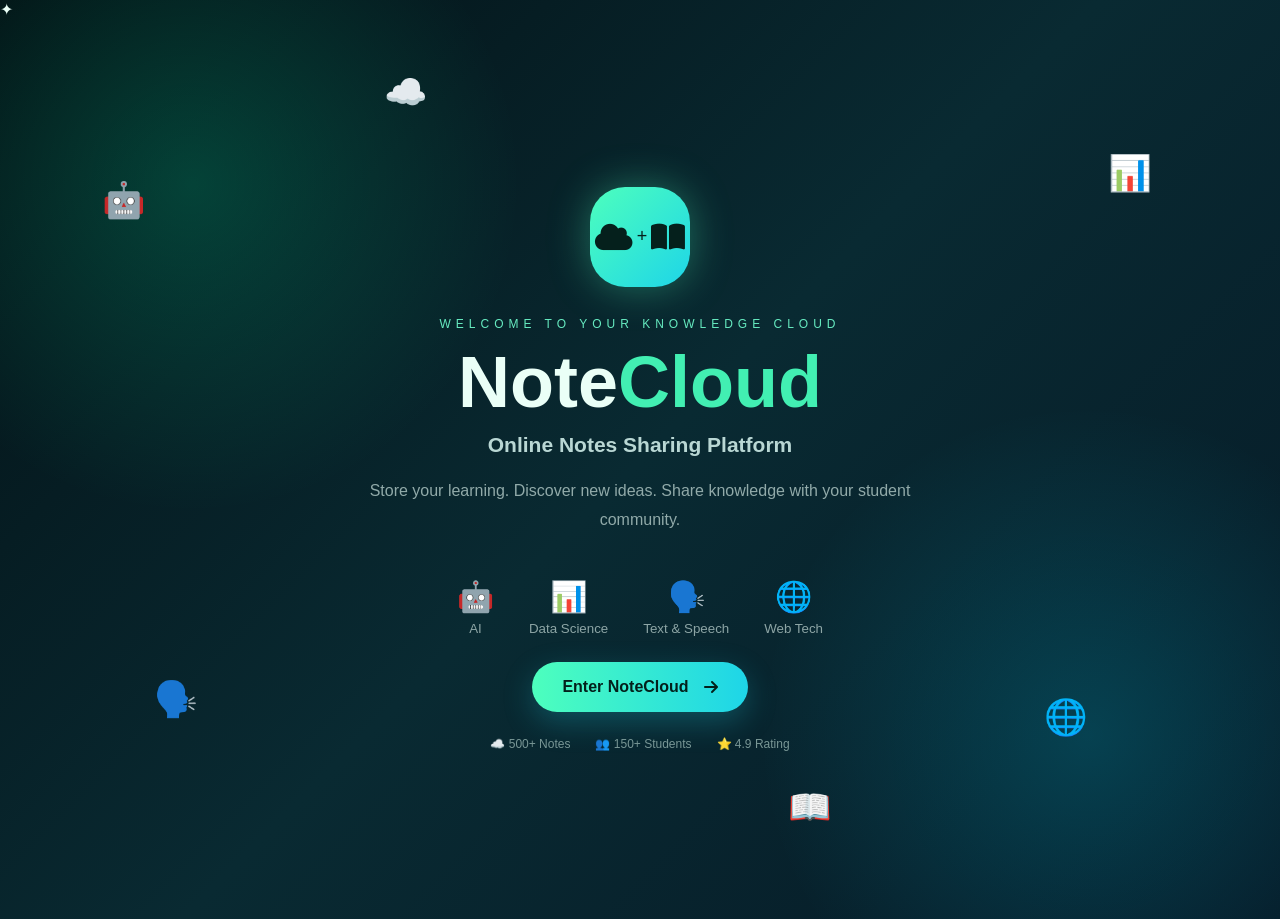
<file: index.html>
<!DOCTYPE html>
<html lang="en">
<head>
    <meta charset="UTF-8">
    <meta name="viewport" content="width=device-width, initial-scale=1.0">

    <title>NoteCloud - Online Notes Sharing</title>

    <link rel="stylesheet" href="style.css">

    <link rel="stylesheet"
    href="https://cdnjs.cloudflare.com/ajax/libs/font-awesome/6.5.2/css/all.min.css">
</head>

<body class="front-page">

    <div class="stars">✦</div>
    <div class="float-symbol s1">🤖</div>
    <div class="float-symbol s2">📊</div>
    <div class="float-symbol s3">🗣️</div>
    <div class="float-symbol s4">🌐</div>
    <div class="float-symbol s5">☁️</div>
    <div class="float-symbol s6">📖</div>

    <main class="front-container">

        <div class="cloud-logo">
            <i class="fa-solid fa-cloud"></i>
            <span>+</span>
            <i class="fa-solid fa-book-open"></i>
        </div>

        <p class="front-label">WELCOME TO YOUR KNOWLEDGE CLOUD</p>

        <h1>
            Note<span>Cloud</span>
        </h1>

        <h2>Online Notes Sharing Platform</h2>

        <p class="front-description">
            Store your learning. Discover new ideas.
            Share knowledge with your student community.
        </p>

        <div class="subject-preview">

            <div>
                <span>🤖</span>
                <small>AI</small>
            </div>

            <div>
                <span>📊</span>
                <small>Data Science</small>
            </div>

            <div>
                <span>🗣️</span>
                <small>Text & Speech</small>
            </div>

            <div>
                <span>🌐</span>
                <small>Web Tech</small>
            </div>

        </div>

        <a href="notes.html" class="cloud-button">
            Enter NoteCloud
            <i class="fa-solid fa-arrow-right"></i>
        </a>

        <div class="front-stats">
            <span>☁️ 500+ Notes</span>
            <span>👥 150+ Students</span>
            <span>⭐ 4.9 Rating</span>
        </div>

    </main>

</body>
</html>
</file>
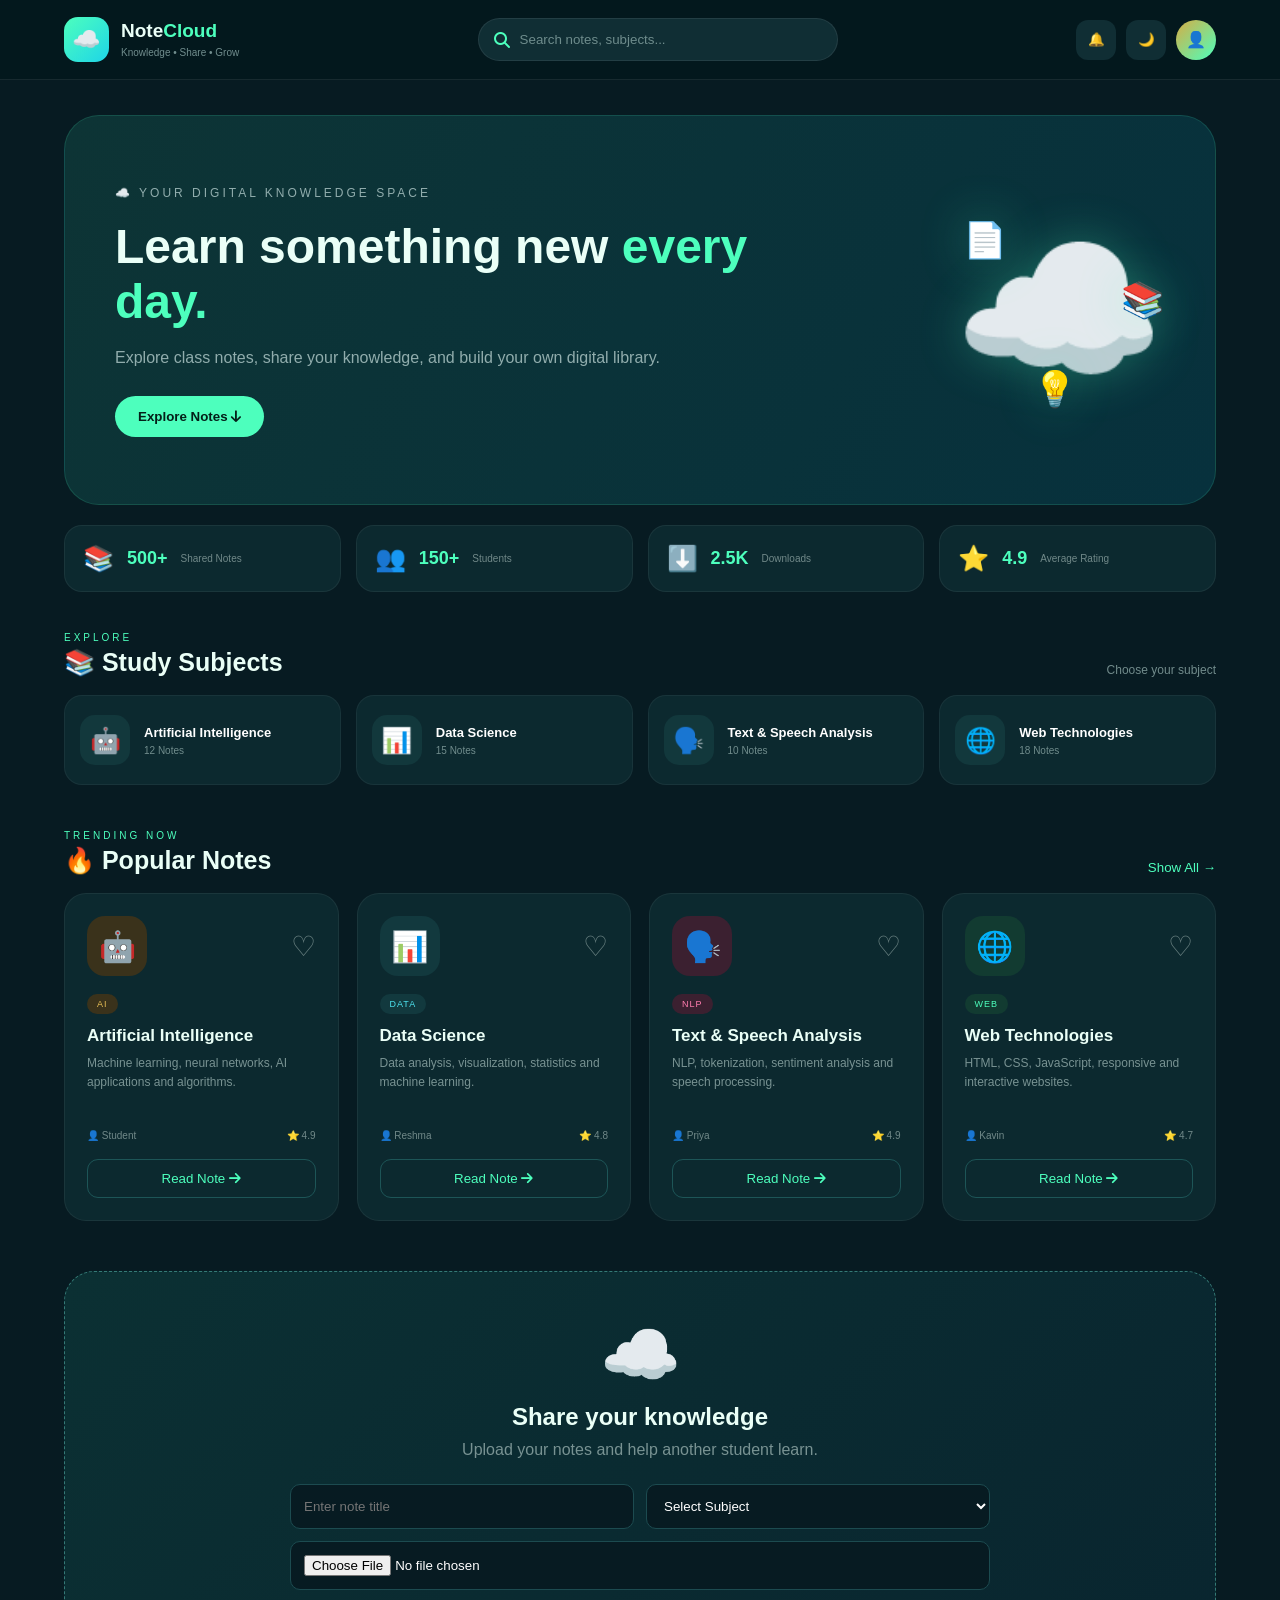
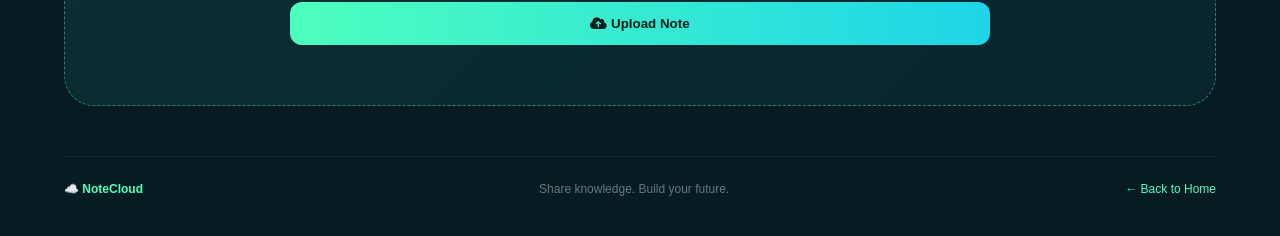
<file: notes.html>
<!DOCTYPE html>
<html lang="en">

<head>

    <meta charset="UTF-8">

    <meta name="viewport"
          content="width=device-width, initial-scale=1.0">

    <title>NoteCloud</title>

    <link rel="stylesheet" href="style.css">

    <link rel="stylesheet"
    href="https://cdnjs.cloudflare.com/ajax/libs/font-awesome/6.5.2/css/all.min.css">

</head>

<body>

<header class="cloud-header">

    <div class="cloud-brand">

        <div class="cloud-brand-icon">
            ☁️
        </div>

        <div>
            <h2>Note<span>Cloud</span></h2>
            <small>Knowledge • Share • Grow</small>
        </div>

    </div>


    <div class="header-search">

        <i class="fa-solid fa-magnifying-glass"></i>

        <input
        type="text"
        id="searchInput"
        placeholder="Search notes, subjects..."
        onkeyup="searchNotes()">

    </div>


    <div class="header-actions">

        <button onclick="showNotification()" title="Notifications">
            🔔
        </button>

        <button onclick="toggleTheme()" title="Change theme">
            🌙
        </button>

        <div class="avatar">
            👤
        </div>

    </div>

</header>


<main class="cloud-main">


    <!-- HERO -->

    <section class="cloud-hero">

        <div class="hero-content">

            <p class="hero-label">
                ☁️ YOUR DIGITAL KNOWLEDGE SPACE
            </p>

            <h1>
                Learn something new
                <span>every day.</span>
            </h1>

            <p>
                Explore class notes, share your knowledge,
                and build your own digital library.
            </p>

            <button
            class="hero-explore"
            onclick="scrollToNotes()">

                Explore Notes
                <i class="fa-solid fa-arrow-down"></i>

            </button>

        </div>

        <div class="hero-cloud">

            ☁️

            <div class="mini-paper p1">📄</div>
            <div class="mini-paper p2">📚</div>
            <div class="mini-paper p3">💡</div>

        </div>

    </section>


    <!-- QUICK STATS -->

    <section class="quick-stats">

        <div>
            <span>📚</span>
            <strong>500+</strong>
            <small>Shared Notes</small>
        </div>

        <div>
            <span>👥</span>
            <strong>150+</strong>
            <small>Students</small>
        </div>

        <div>
            <span>⬇️</span>
            <strong>2.5K</strong>
            <small>Downloads</small>
        </div>

        <div>
            <span>⭐</span>
            <strong>4.9</strong>
            <small>Average Rating</small>
        </div>

    </section>


    <!-- SUBJECTS -->

    <section class="subject-section">

        <div class="section-heading">

            <div>
                <p>EXPLORE</p>
                <h2>📚 Study Subjects</h2>
            </div>

            <span>
                Choose your subject
            </span>

        </div>


        <div class="subject-row">


            <button
            class="subject-pill ai"
            onclick="filterSubject('AI')">

                <span>🤖</span>

                <div>
                    <strong>Artificial Intelligence</strong>
                    <small>12 Notes</small>
                </div>

            </button>


            <button
            class="subject-pill data"
            onclick="filterSubject('Data Science')">

                <span>📊</span>

                <div>
                    <strong>Data Science</strong>
                    <small>15 Notes</small>
                </div>

            </button>


            <button
            class="subject-pill speech"
            onclick="filterSubject('Text and Speech Analysis')">

                <span>🗣️</span>

                <div>
                    <strong>Text & Speech Analysis</strong>
                    <small>10 Notes</small>
                </div>

            </button>


            <button
            class="subject-pill web"
            onclick="filterSubject('Web Technologies')">

                <span>🌐</span>

                <div>
                    <strong>Web Technologies</strong>
                    <small>18 Notes</small>
                </div>

            </button>


        </div>

    </section>


    <!-- NOTES -->

    <section
    class="notes-section"
    id="notesSection">

        <div class="section-heading">

            <div>
                <p>TRENDING NOW</p>
                <h2>🔥 Popular Notes</h2>
            </div>

            <button onclick="showAllNotes()">
                Show All →
            </button>

        </div>


        <div class="notes-container" id="notesContainer">


            <!-- AI -->

            <article
            class="cloud-note"
            data-title="Artificial Intelligence"
            data-subject="AI">

                <div class="note-head">

                    <div class="big-note-icon ai-icon">
                        🤖
                    </div>

                    <button
                    class="heart"
                    onclick="toggleFavorite(this)">
                        ♡
                    </button>

                </div>

                <span class="tag ai-tag">
                    AI
                </span>

                <h3>
                    Artificial Intelligence
                </h3>

                <p>
                    Machine learning, neural networks,
                    AI applications and algorithms.
                </p>

                <div class="note-info">

                    <span>👤 Student</span>

                    <span>⭐ 4.9</span>

                </div>

                <button
                class="read-button"
                onclick="readNote('Artificial Intelligence')">

                    Read Note
                    <i class="fa-solid fa-arrow-right"></i>

                </button>

            </article>


            <!-- DATA SCIENCE -->

            <article
            class="cloud-note"
            data-title="Data Science"
            data-subject="Data Science">

                <div class="note-head">

                    <div class="big-note-icon data-icon">
                        📊
                    </div>

                    <button
                    class="heart"
                    onclick="toggleFavorite(this)">
                        ♡
                    </button>

                </div>

                <span class="tag data-tag">
                    DATA
                </span>

                <h3>
                    Data Science
                </h3>

                <p>
                    Data analysis, visualization,
                    statistics and machine learning.
                </p>

                <div class="note-info">

                    <span>👤 Reshma</span>

                    <span>⭐ 4.8</span>

                </div>

                <button
                class="read-button"
                onclick="readNote('Data Science')">

                    Read Note
                    <i class="fa-solid fa-arrow-right"></i>

                </button>

            </article>


            <!-- TEXT SPEECH -->

            <article
            class="cloud-note"
            data-title="Text and Speech Analysis"
            data-subject="Text and Speech Analysis">

                <div class="note-head">

                    <div class="big-note-icon speech-icon">
                        🗣️
                    </div>

                    <button
                    class="heart"
                    onclick="toggleFavorite(this)">
                        ♡
                    </button>

                </div>

                <span class="tag speech-tag">
                    NLP
                </span>

                <h3>
                    Text & Speech Analysis
                </h3>

                <p>
                    NLP, tokenization, sentiment analysis
                    and speech processing.
                </p>

                <div class="note-info">

                    <span>👤 Priya</span>

                    <span>⭐ 4.9</span>

                </div>

                <button
                class="read-button"
                onclick="readNote('Text and Speech Analysis')">

                    Read Note
                    <i class="fa-solid fa-arrow-right"></i>

                </button>

            </article>


            <!-- WEB -->

            <article
            class="cloud-note"
            data-title="Web Technologies"
            data-subject="Web Technologies">

                <div class="note-head">

                    <div class="big-note-icon web-icon">
                        🌐
                    </div>

                    <button
                    class="heart"
                    onclick="toggleFavorite(this)">
                        ♡
                    </button>

                </div>

                <span class="tag web-tag">
                    WEB
                </span>

                <h3>
                    Web Technologies
                </h3>

                <p>
                    HTML, CSS, JavaScript,
                    responsive and interactive websites.
                </p>

                <div class="note-info">

                    <span>👤 Kavin</span>

                    <span>⭐ 4.7</span>

                </div>

                <button
                class="read-button"
                onclick="readNote('Web Technologies')">

                    Read Note
                    <i class="fa-solid fa-arrow-right"></i>

                </button>

            </article>


        </div>

    </section>


    <!-- UPLOAD -->

    <section class="upload-area">

        <div class="upload-cloud">

            <div class="upload-symbol">
                ☁️
            </div>

            <h2>
                Share your knowledge
            </h2>

            <p>
                Upload your notes and help another student learn.
            </p>


            <div class="upload-form">

                <input
                type="text"
                id="noteTitle"
                placeholder="Enter note title">


                <select id="noteSubject">

                    <option value="">
                        Select Subject
                    </option>

                    <option value="AI">
                        🤖 Artificial Intelligence
                    </option>

                    <option value="Data Science">
                        📊 Data Science
                    </option>

                    <option value="Text and Speech Analysis">
                        🗣️ Text & Speech Analysis
                    </option>

                    <option value="Web Technologies">
                        🌐 Web Technologies
                    </option>

                </select>


                <input
                type="file"
                id="noteFile">


                <button onclick="uploadNote()">

                    <i class="fa-solid fa-cloud-arrow-up"></i>

                    Upload Note

                </button>

            </div>


            <p
            id="uploadMessage"
            class="upload-message">
            </p>

        </div>

    </section>


    <!-- FOOTER -->

    <footer>

        <div>
            ☁️ <strong>NoteCloud</strong>
        </div>

        <p>
            Share knowledge. Build your future.
        </p>

        <a href="index.html">
            ← Back to Home
        </a>

    </footer>

</main>


<script src="script.js"></script>

</body>
</html>
</file>
<file: style.css>
* {
    margin: 0;
    padding: 0;
    box-sizing: border-box;
    font-family: "Segoe UI", Arial, sans-serif;
}

body {
    background: #071b22;
    color: #eafff7;
    transition: 0.5s;
}


/* =========================
   FRONT PAGE
========================= */

.front-page {
    min-height: 100vh;
    overflow: hidden;

    background:
        radial-gradient(
            circle at 15% 20%,
            rgba(0, 255, 170, 0.18),
            transparent 25%
        ),
        radial-gradient(
            circle at 85% 80%,
            rgba(0, 220, 255, 0.18),
            transparent 25%
        ),
        linear-gradient(
            135deg,
            #031014,
            #092a32,
            #061a27
        );
}

.front-container {
    min-height: 100vh;

    display: flex;
    flex-direction: column;

    align-items: center;
    justify-content: center;

    text-align: center;

    padding: 30px;
}

.cloud-logo {
    width: 100px;
    height: 100px;

    border-radius: 35px;

    display: flex;
    align-items: center;
    justify-content: center;

    gap: 4px;

    font-size: 30px;

    color: #05201c;

    background:
        linear-gradient(
            135deg,
            #4dffbd,
            #1ed5e8
        );

    box-shadow:
        0 0 40px rgba(77,255,189,0.35);

    animation: logoFloat 3s infinite;
}

.cloud-logo span {
    font-size: 18px;
}

.front-label {
    margin-top: 30px;

    font-size: 12px;

    letter-spacing: 5px;

    color: #66eac0;
}

.front-container h1 {
    font-size: 72px;

    margin: 10px 0;
}

.front-container h1 span {
    color: #42efb2;
}

.front-container h2 {
    font-size: 21px;

    color: #b9d7d4;
}

.front-description {
    max-width: 560px;

    margin: 20px auto;

    line-height: 1.8;

    color: #91aaa9;
}

.subject-preview {
    display: flex;

    justify-content: center;

    gap: 35px;

    margin: 25px 0;
}

.subject-preview div {
    cursor: pointer;

    transition: 0.3s;
}

.subject-preview div:hover {
    transform:
        translateY(-10px)
        rotate(3deg);

    color: #4dffbd;
}

.subject-preview span {
    display: block;

    font-size: 30px;

    margin-bottom: 5px;
}

.subject-preview small {
    color: #8da5a5;
}

.cloud-button {
    display: inline-flex;

    align-items: center;

    gap: 15px;

    padding: 16px 30px;

    border-radius: 50px;

    color: #03201b;

    text-decoration: none;

    font-weight: bold;

    background:
        linear-gradient(
            90deg,
            #4dffbd,
            #1ed5e8
        );

    transition: 0.3s;

    box-shadow:
        0 10px 30px rgba(30,213,232,0.25);
}

.cloud-button:hover {
    transform:
        translateY(-5px)
        scale(1.05);

    box-shadow:
        0 15px 45px rgba(77,255,189,0.4);
}

.front-stats {
    display: flex;

    gap: 25px;

    margin-top: 25px;

    color: #799796;

    font-size: 12px;
}

.float-symbol {
    position: absolute;

    font-size: 35px;

    animation: floatAround 5s infinite ease-in-out;
}

.s1 {
    left: 8%;
    top: 20%;
}

.s2 {
    right: 10%;
    top: 17%;
}

.s3 {
    left: 12%;
    bottom: 20%;
}

.s4 {
    right: 15%;
    bottom: 18%;
}

.s5 {
    left: 30%;
    top: 8%;
}

.s6 {
    right: 35%;
    bottom: 8%;
}

@keyframes floatAround {
    50% {
        transform:
            translateY(-25px)
            rotate(8deg);
    }
}

@keyframes logoFloat {
    50% {
        transform:
            translateY(-12px)
            rotate(3deg);
    }
}


/* =========================
   HEADER
========================= */

.cloud-header {
    height: 80px;

    display: flex;

    align-items: center;

    justify-content: space-between;

    padding: 0 5%;

    position: sticky;

    top: 0;

    z-index: 50;

    background:
        rgba(4, 24, 30, 0.92);

    backdrop-filter: blur(18px);

    border-bottom:
        1px solid rgba(255,255,255,0.08);
}

.cloud-brand {
    display: flex;

    align-items: center;

    gap: 12px;
}

.cloud-brand-icon {
    width: 45px;
    height: 45px;

    display: flex;

    align-items: center;
    justify-content: center;

    border-radius: 14px;

    background:
        linear-gradient(
            135deg,
            #4dffbd,
            #1ed5e8
        );

    font-size: 23px;
}

.cloud-brand h2 {
    font-size: 19px;
}

.cloud-brand h2 span {
    color: #4dffbd;
}

.cloud-brand small {
    color: #718e8e;
    font-size: 10px;
}

.header-search {
    width: 360px;

    height: 43px;

    display: flex;

    align-items: center;

    gap: 10px;

    padding: 0 15px;

    border-radius: 30px;

    background: #102e34;

    border:
        1px solid rgba(255,255,255,0.08);
}

.header-search i {
    color: #4dffbd;
}

.header-search input {
    width: 100%;

    border: none;

    outline: none;

    color: white;

    background: transparent;
}

.header-search input::placeholder {
    color: #6e8c8c;
}

.header-actions {
    display: flex;

    align-items: center;

    gap: 10px;
}

.header-actions button {
    width: 40px;
    height: 40px;

    border: none;

    border-radius: 12px;

    color: white;

    background: #102e34;

    cursor: pointer;

    transition: 0.3s;
}

.header-actions button:hover {
    color: #031a16;

    background: #4dffbd;

    transform: translateY(-3px);
}

.avatar {
    width: 40px;
    height: 40px;

    display: flex;

    align-items: center;
    justify-content: center;

    border-radius: 50%;

    background:
        linear-gradient(
            135deg,
            #d6ad45,
            #4dffbd
        );
}


/* =========================
   MAIN
========================= */

.cloud-main {
    width: 90%;

    max-width: 1400px;

    margin: auto;
}


/* HERO */

.cloud-hero {
    min-height: 390px;

    margin-top: 35px;

    padding: 50px;

    display: flex;

    align-items: center;

    justify-content: space-between;

    border-radius: 35px;

    overflow: hidden;

    position: relative;

    background:
        linear-gradient(
            120deg,
            #0d3435,
            #07313d
        );

    border:
        1px solid rgba(77,255,189,0.14);
}

.hero-content {
    max-width: 650px;
}

.hero-label {
    color: #4dffbd;

    font-size: 12px;

    letter-spacing: 3px;
}

.hero-content h1 {
    font-size: 48px;

    margin: 15px 0;
}

.hero-content h1 span {
    color: #4dffbd;
}

.hero-content p {
    color: #91adad;

    line-height: 1.7;
}

.hero-explore {
    margin-top: 25px;

    padding: 13px 23px;

    border: none;

    border-radius: 30px;

    color: #042019;

    font-weight: bold;

    cursor: pointer;

    background: #4dffbd;

    transition: 0.3s;
}

.hero-explore:hover {
    transform:
        translateY(-4px)
        scale(1.04);
}

.hero-cloud {
    font-size: 170px;

    position: relative;

    color: #4dffbd;

    text-shadow:
        0 0 50px rgba(77,255,189,0.3);

    animation: logoFloat 4s infinite;
}

.mini-paper {
    position: absolute;

    font-size: 35px;
}

.p1 {
    left: 10px;
    top: 10px;
}

.p2 {
    right: 0;
    top: 70px;
}

.p3 {
    left: 80px;
    bottom: 0;
}


/* STATS */

.quick-stats {
    display: grid;

    grid-template-columns:
        repeat(4,1fr);

    gap: 15px;

    margin: 20px 0;
}

.quick-stats div {
    padding: 18px;

    display: flex;

    align-items: center;

    gap: 13px;

    border-radius: 18px;

    background: #0c292f;

    border:
        1px solid rgba(255,255,255,0.06);

    transition: 0.3s;
}

.quick-stats div:hover {
    transform: translateY(-5px);

    border-color:
        rgba(77,255,189,0.3);
}

.quick-stats span {
    font-size: 25px;
}

.quick-stats strong {
    display: block;

    font-size: 18px;

    color: #4dffbd;
}

.quick-stats small {
    display: block;

    color: #718989;

    font-size: 10px;
}


/* SUBJECTS */

.subject-section {
    margin-top: 40px;
}

.section-heading {
    display: flex;

    align-items: end;

    justify-content: space-between;

    margin-bottom: 18px;
}

.section-heading p {
    color: #4dffbd;

    font-size: 10px;

    letter-spacing: 3px;
}

.section-heading h2 {
    margin-top: 5px;

    font-size: 25px;
}

.section-heading > span {
    color: #718b8b;

    font-size: 12px;
}

.subject-row {
    display: grid;

    grid-template-columns:
        repeat(4,1fr);

    gap: 15px;
}

.subject-pill {
    min-height: 90px;

    padding: 15px;

    display: flex;

    align-items: center;

    gap: 14px;

    text-align: left;

    border: none;

    border-radius: 18px;

    color: white;

    background: #0c292f;

    cursor: pointer;

    border:
        1px solid rgba(255,255,255,0.05);

    transition: 0.3s;
}

.subject-pill > span {
    width: 50px;
    height: 50px;

    display: flex;

    align-items: center;
    justify-content: center;

    border-radius: 15px;

    font-size: 25px;

    background: #12383c;
}

.subject-pill:hover {
    transform:
        translateY(-7px)
        scale(1.02);
}

.subject-pill strong {
    display: block;

    font-size: 13px;
}

.subject-pill small {
    color: #718d8d;

    font-size: 10px;

    margin-top: 5px;

    display: block;
}

.subject-pill.ai:hover {
    border-color: #d6ad45;
}

.subject-pill.data:hover {
    border-color: #25d8e8;
}

.subject-pill.speech:hover {
    border-color: #ff7cae;
}

.subject-pill.web:hover {
    border-color: #4dffbd;
}


/* NOTES */

.notes-section {
    margin-top: 45px;
}

.notes-section .section-heading button {
    border: none;

    background: transparent;

    color: #4dffbd;

    cursor: pointer;
}

.notes-container {
    display: grid;

    grid-template-columns:
        repeat(4,1fr);

    gap: 18px;
}

.cloud-note {
    padding: 22px;

    min-height: 320px;

    border-radius: 22px;

    background: #0c292f;

    border:
        1px solid rgba(255,255,255,0.06);

    transition: 0.35s;

    position: relative;
}

.cloud-note:hover {
    transform:
        translateY(-10px);

    box-shadow:
        0 20px 40px rgba(0,0,0,0.25);
}

.note-head {
    display: flex;

    align-items: center;

    justify-content: space-between;
}

.big-note-icon {
    width: 60px;
    height: 60px;

    display: flex;

    align-items: center;
    justify-content: center;

    border-radius: 18px;

    font-size: 30px;
}

.ai-icon {
    background: #3a321b;
}

.data-icon {
    background: #12393e;
}

.speech-icon {
    background: #3b2030;
}

.web-icon {
    background: #123b31;
}

.heart {
    border: none;

    background: transparent;

    color: #698080;

    font-size: 28px;

    cursor: pointer;

    transition: 0.3s;
}

.heart:hover {
    color: #ff668b;

    transform: scale(1.2);
}

.heart.liked {
    color: #ff668b;
}

.tag {
    display: inline-block;

    margin-top: 18px;

    padding: 5px 10px;

    border-radius: 20px;

    font-size: 9px;

    letter-spacing: 1px;
}

.ai-tag {
    color: #e4bd55;
    background: #3a321b;
}

.data-tag {
    color: #4de2ef;
    background: #12393e;
}

.speech-tag {
    color: #ff7cae;
    background: #3b2030;
}

.web-tag {
    color: #4dffbd;
    background: #123b31;
}

.cloud-note h3 {
    margin: 12px 0 8px;

    font-size: 17px;
}

.cloud-note > p {
    color: #789292;

    line-height: 1.6;

    font-size: 12px;

    min-height: 58px;
}

.note-info {
    display: flex;

    justify-content: space-between;

    margin: 18px 0;

    color: #718989;

    font-size: 10px;
}

.read-button {
    width: 100%;

    padding: 11px;

    border: 1px solid #1d5557;

    border-radius: 11px;

    color: #4dffbd;

    background: transparent;

    cursor: pointer;

    transition: 0.3s;
}

.read-button:hover {
    color: #03201b;

    background: #4dffbd;

    border-color: #4dffbd;
}


/* UPLOAD */

.upload-area {
    margin: 50px 0;
}

.upload-cloud {
    padding: 45px;

    text-align: center;

    border-radius: 30px;

    background:
        linear-gradient(
            135deg,
            #0b3033,
            #09252f
        );

    border:
        1px dashed #347a76;
}

.upload-symbol {
    font-size: 65px;

    animation: logoFloat 3s infinite;
}

.upload-cloud h2 {
    margin: 10px 0;
}

.upload-cloud > p {
    color: #789292;
}

.upload-form {
    max-width: 700px;

    margin: 25px auto 0;

    display: grid;

    grid-template-columns:
        1fr 1fr;

    gap: 12px;
}

.upload-form input,
.upload-form select {
    padding: 13px;

    border: 1px solid #1c4b50;

    border-radius: 10px;

    outline: none;

    color: white;

    background: #071b22;
}

.upload-form input[type="file"] {
    grid-column: span 2;
}

.upload-form button {
    grid-column: span 2;

    padding: 14px;

    border: none;

    border-radius: 12px;

    color: #042019;

    font-weight: bold;

    cursor: pointer;

    background:
        linear-gradient(
            90deg,
            #4dffbd,
            #1ed5e8
        );

    transition: 0.3s;
}

.upload-form button:hover {
    transform:
        translateY(-3px);
}

.upload-message {
    margin-top: 15px;

    color: #4dffbd !important;
}


/* FOOTER */

footer {
    padding: 25px 0 40px;

    display: flex;

    justify-content: space-between;

    color: #607c7d;

    border-top:
        1px solid rgba(255,255,255,0.06);

    font-size: 12px;
}

footer strong {
    color: #4dffbd;
}

footer a {
    color: #4dffbd;

    text-decoration: none;
}


/* LIGHT MODE */

.light-mode {
    background: #edf8f5;

    color: #09201f;
}

.light-mode .cloud-header {
    background: rgba(240,255,250,0.95);
}

.light-mode .header-search,
.light-mode .header-actions button,
.light-mode .quick-stats div,
.light-mode .subject-pill,
.light-mode .cloud-note {
    background: white;

    color: #09201f;
}

.light-mode .cloud-note > p,
.light-mode .quick-stats small,
.light-mode .subject-pill small {
    color: #718383;
}


/* MOBILE */

@media(max-width:1000px) {

    .notes-container {
        grid-template-columns:
            repeat(2,1fr);
    }

    .subject-row {
        grid-template-columns:
            repeat(2,1fr);
    }

    .quick-stats {
        grid-template-columns:
            repeat(2,1fr);
    }

    .header-search {
        width: 250px;
    }

}

@media(max-width:700px) {

    .cloud-header {
        padding: 0 20px;
    }

    .cloud-brand small {
        display: none;
    }

    .header-search {
        display: none;
    }

    .cloud-main {
        width: 92%;
    }

    .cloud-hero {
        padding: 30px;

        min-height: 450px;
    }

    .hero-content h1 {
        font-size: 34px;
    }

    .hero-cloud {
        display: none;
    }

    .notes-container,
    .subject-row,
    .quick-stats {
        grid-template-columns: 1fr;
    }

    .upload-form {
        grid-template-columns: 1fr;
    }

    .upload-form input[type="file"],
    .upload-form button {
        grid-column: span 1;
    }

    .front-container h1 {
        font-size: 48px;
    }

    .subject-preview {
        gap: 12px;
    }

    .front-stats {
        flex-direction: column;
        gap: 8px;
    }

    footer {
        flex-direction: column;
        gap: 15px;
    }

}
</file>
